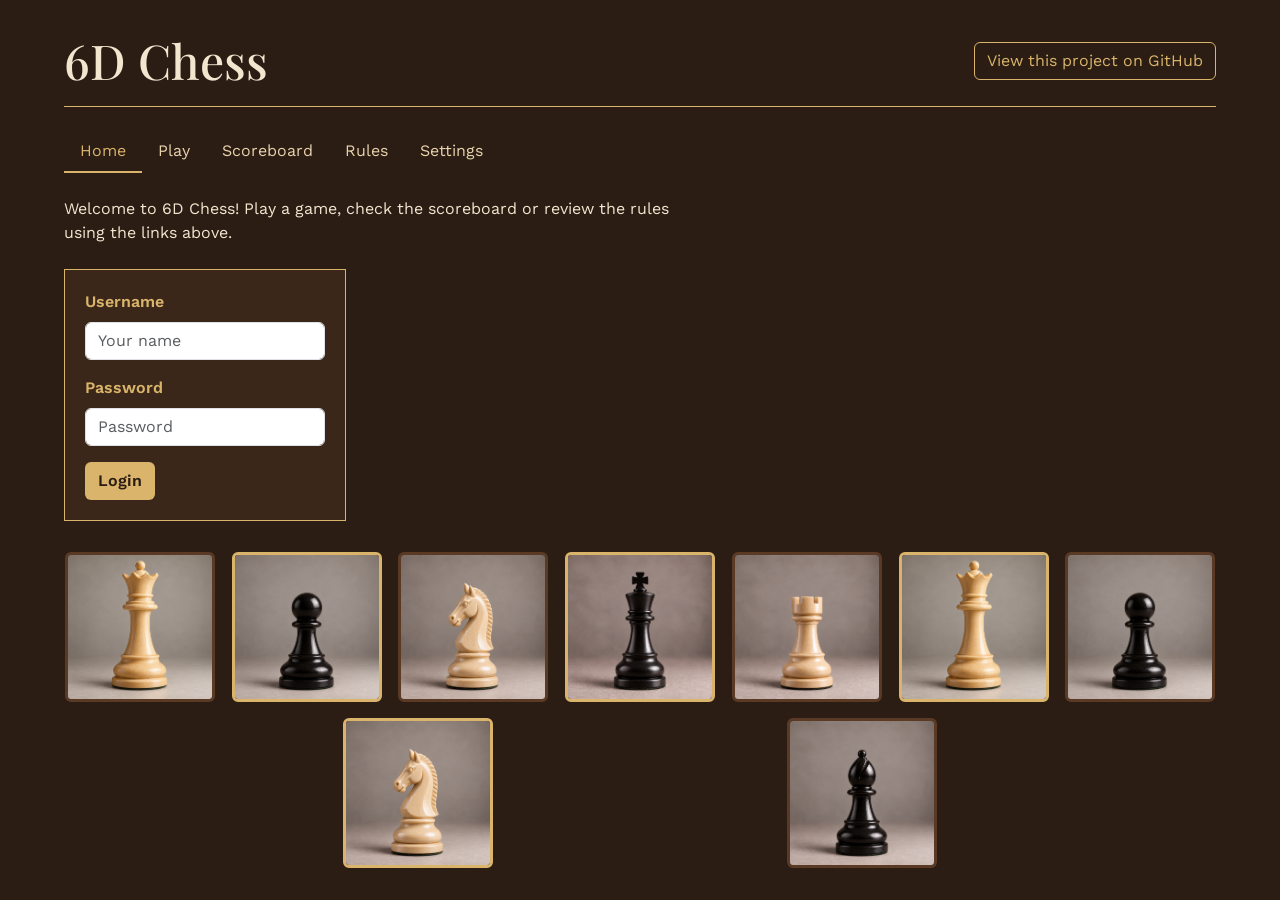
<file: index.html>
<!DOCTYPE html>
<html lang="en">
<head>
  <meta charset="UTF-8">
  <meta name="viewport" content="width=device-width, initial-scale=1.0">
  <title>6D Chess</title>
  <link rel="stylesheet" href="https://cdn.jsdelivr.net/npm/bootstrap@5.3.3/dist/css/bootstrap.min.css">
  <link rel="stylesheet" href="index.css">
</head>
<body>
  <header class="d-flex flex-wrap justify-content-between align-items-center gap-3">
    <h1>6D Chess</h1>
    <a class="github-link btn" href="https://github.com/MatthewBarney/startup.git" target="_blank" rel="noopener noreferrer">View this project on GitHub</a>
  </header>
  <nav>
    <ul class="nav">
      <li class="nav-item"><a class="nav-link active" href="index.html">Home</a></li>
      <li class="nav-item"><a class="nav-link" href="play.html">Play</a></li>
      <li class="nav-item"><a class="nav-link" href="scoreboard.html">Scoreboard</a></li>
      <li class="nav-item"><a class="nav-link" href="rules.html">Rules</a></li>
      <li class="nav-item"><a class="nav-link" href="settings.html">Settings</a></li>
    </ul>
  </nav>
  <main>
    <p>Welcome to 6D Chess! Play a game, check the scoreboard or review the rules using the links above.</p>
    <form id="login" class="d-flex flex-column align-items-start gap-3">
      <div>
        <label for="username" class="form-label">Username</label>
        <input type="text" id="username" name="username" class="form-control" placeholder="Your name">
      </div>
      <div>
        <label for="password" class="form-label">Password</label>
        <input type="password" id="password" name="password" class="form-control" placeholder="Password">
      </div>
      <button type="submit" class="btn">Login</button>
    </form>
    <div class="pieces">
      <img src="queen.png" alt="White queen chess piece">
      <img src="pawn.png" alt="Black pawn chess piece">
      <img src="knight.png" alt="White knight chess piece">
      <img src="king.png" alt="Black king chess piece">
      <img src="rook.png" alt="White rook chess piece">
      <img src="queen.png" alt="White queen chess piece">
      <img src="pawn.png" alt="Black pawn chess piece">
      <img src="knight.png" alt="White knight chess piece">
      <img src="bishop.png" alt="Black bishop chess piece">
    </div>
  </main>
</body>
</html>
</file>
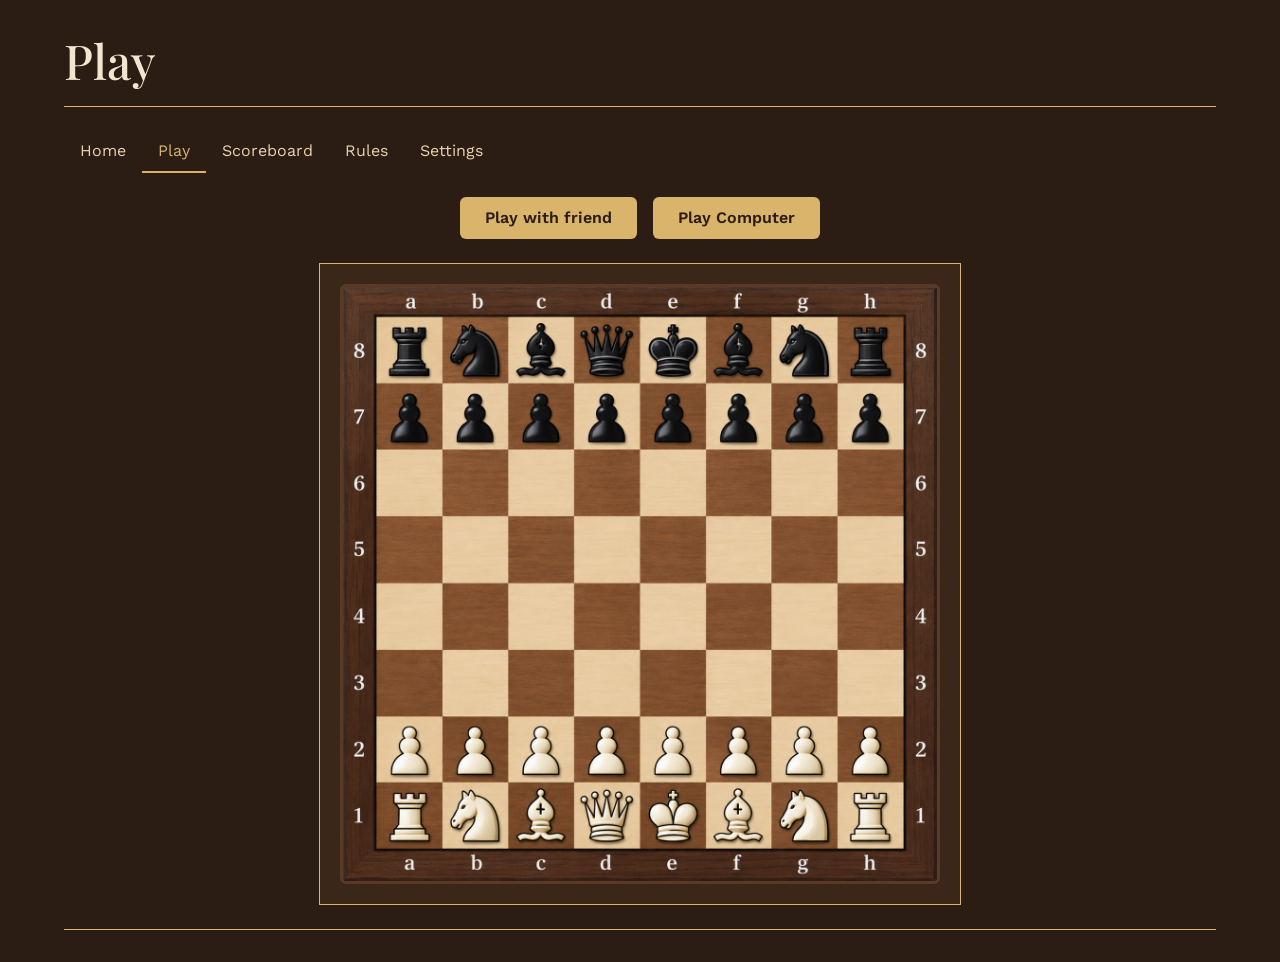
<file: play.html>
<!DOCTYPE html>
<html lang="en">
<head>
  <meta charset="UTF-8">
  <meta name="viewport" content="width=device-width, initial-scale=1.0">
  <title>6D Chess - Play</title>
  <link rel="stylesheet" href="https://cdn.jsdelivr.net/npm/bootstrap@5.3.3/dist/css/bootstrap.min.css">
  <link rel="stylesheet" href="index.css">
  <link rel="stylesheet" href="play.css">
</head>
<body>
  <header class="d-flex flex-wrap justify-content-between align-items-center gap-3">
    <h1>Play</h1>
  </header>
  <nav>
    <ul class="nav">
      <li class="nav-item"><a class="nav-link" href="index.html">Home</a></li>
      <li class="nav-item"><a class="nav-link active" href="play.html">Play</a></li>
      <li class="nav-item"><a class="nav-link" href="scoreboard.html">Scoreboard</a></li>
      <li class="nav-item"><a class="nav-link" href="rules.html">Rules</a></li>
      <li class="nav-item"><a class="nav-link" href="settings.html">Settings</a></li>
    </ul>
  </nav>
  <main>
    <div class="game-modes d-flex flex-wrap justify-content-center gap-3">
      <button type="button" class="btn">Play with friend</button>
      <button type="button" class="btn">Play Computer</button>
    </div>
    <div class="board">
      <img src="chessboard.png" alt="Chess board in starting position">
    </div>
  </main>
</body>
</html>
</file>
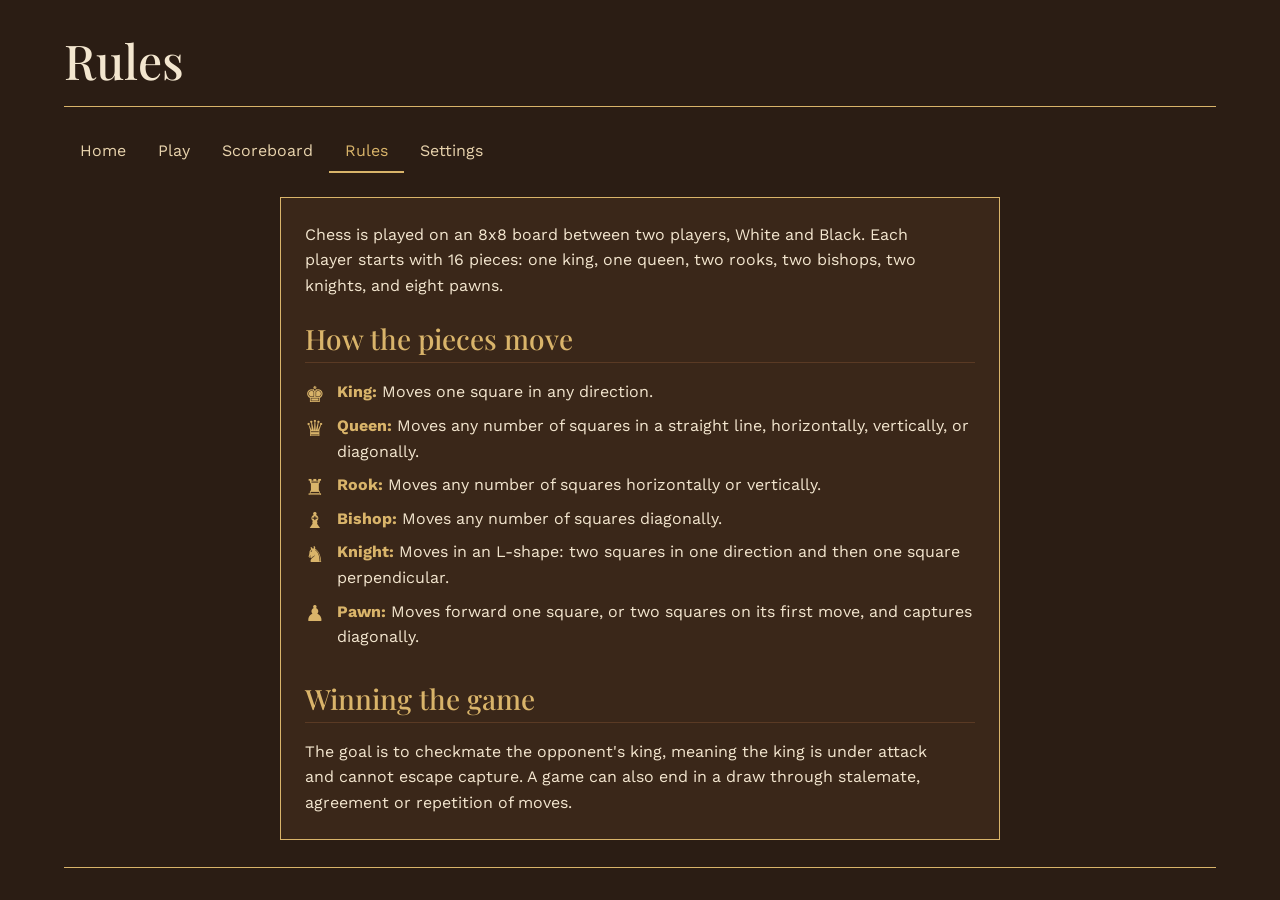
<file: rules.html>
<!DOCTYPE html>
<html lang="en">
<head>
  <meta charset="UTF-8">
  <meta name="viewport" content="width=device-width, initial-scale=1.0">
  <title>6D Chess - Rules</title>
  <link rel="stylesheet" href="https://cdn.jsdelivr.net/npm/bootstrap@5.3.3/dist/css/bootstrap.min.css">
  <link rel="stylesheet" href="index.css">
  <link rel="stylesheet" href="rules.css">
</head>
<body>
  <header class="d-flex flex-wrap justify-content-between align-items-center gap-3">
    <h1>Rules</h1>
  </header>
  <nav>
    <ul class="nav">
      <li class="nav-item"><a class="nav-link" href="index.html">Home</a></li>
      <li class="nav-item"><a class="nav-link" href="play.html">Play</a></li>
      <li class="nav-item"><a class="nav-link" href="scoreboard.html">Scoreboard</a></li>
      <li class="nav-item"><a class="nav-link active" href="rules.html">Rules</a></li>
      <li class="nav-item"><a class="nav-link" href="settings.html">Settings</a></li>
    </ul>
  </nav>
  <main>
    <section class="rules">
      <p>Chess is played on an 8x8 board between two players, White and Black. Each player starts with 16 pieces: one king, one queen, two rooks, two bishops, two knights, and eight pawns.</p>
      <h2>How the pieces move</h2>
      <ul>
        <li><strong>King:</strong> Moves one square in any direction.</li>
        <li><strong>Queen:</strong> Moves any number of squares in a straight line, horizontally, vertically, or diagonally.</li>
        <li><strong>Rook:</strong> Moves any number of squares horizontally or vertically.</li>
        <li><strong>Bishop:</strong> Moves any number of squares diagonally.</li>
        <li><strong>Knight:</strong> Moves in an L-shape: two squares in one direction and then one square perpendicular.</li>
        <li><strong>Pawn:</strong> Moves forward one square, or two squares on its first move, and captures diagonally.</li>
      </ul>
      <h2>Winning the game</h2>
      <p>The goal is to checkmate the opponent's king, meaning the king is under attack and cannot escape capture. A game can also end in a draw through stalemate, agreement or repetition of moves.</p>
    </section>
  </main>
</body>
</html>
</file>
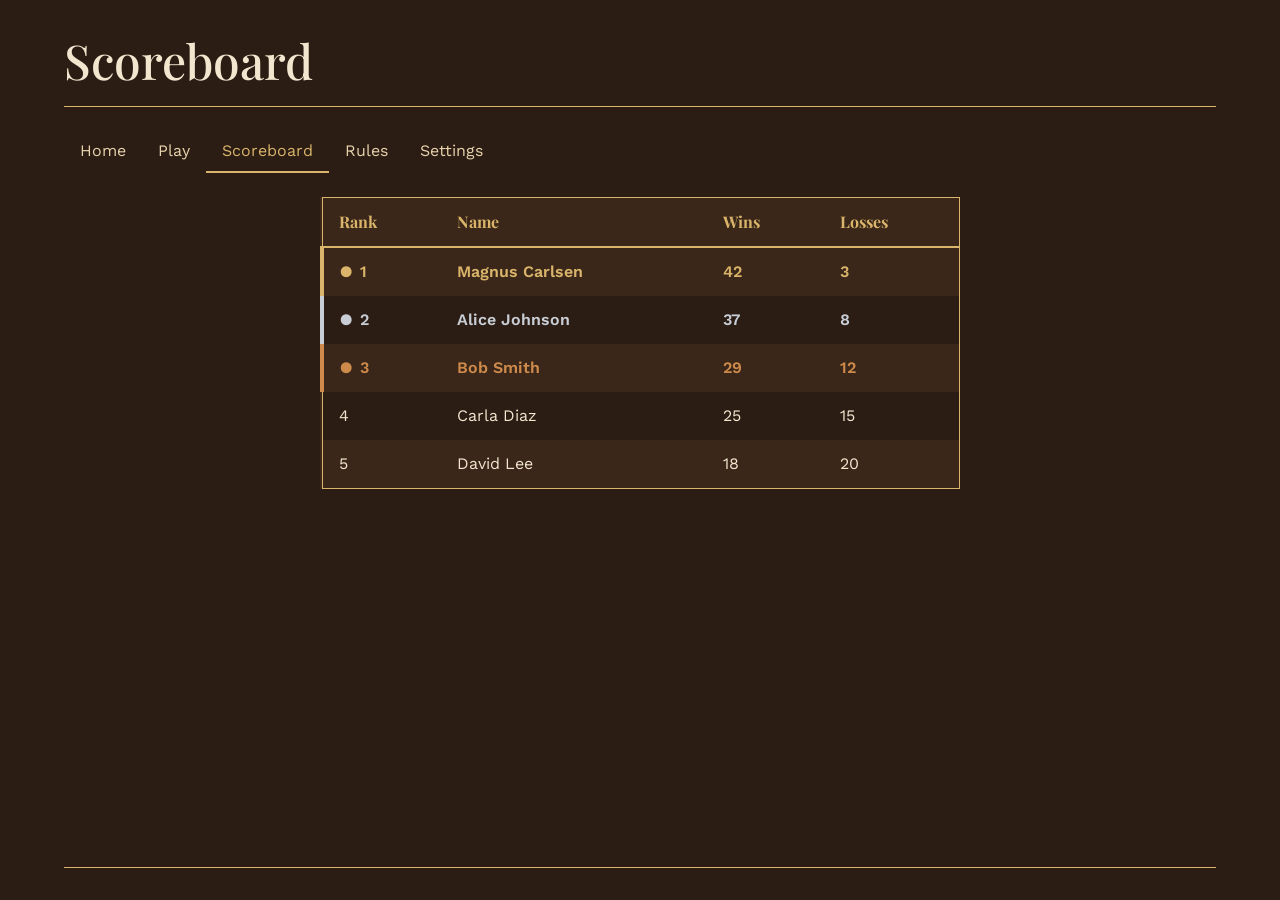
<file: scoreboard.html>
<!DOCTYPE html>
<html lang="en">
<head>
  <meta charset="UTF-8">
  <meta name="viewport" content="width=device-width, initial-scale=1.0">
  <title>6D Chess - Scoreboard</title>
  <link rel="stylesheet" href="https://cdn.jsdelivr.net/npm/bootstrap@5.3.3/dist/css/bootstrap.min.css">
  <link rel="stylesheet" href="index.css">
  <link rel="stylesheet" href="scoreboard.css">
</head>
<body>
  <header class="d-flex flex-wrap justify-content-between align-items-center gap-3">
    <h1>Scoreboard</h1>
  </header>
  <nav>
    <ul class="nav">
      <li class="nav-item"><a class="nav-link" href="index.html">Home</a></li>
      <li class="nav-item"><a class="nav-link" href="play.html">Play</a></li>
      <li class="nav-item"><a class="nav-link active" href="scoreboard.html">Scoreboard</a></li>
      <li class="nav-item"><a class="nav-link" href="rules.html">Rules</a></li>
      <li class="nav-item"><a class="nav-link" href="settings.html">Settings</a></li>
    </ul>
  </nav>
  <main>
    <table class="scores">
      <thead>
        <tr>
          <th>Rank</th>
          <th>Name</th>
          <th>Wins</th>
          <th>Losses</th>
        </tr>
      </thead>
      <tbody>
        <tr>
          <td>1</td>
          <td>Magnus Carlsen</td>
          <td>42</td>
          <td>3</td>
        </tr>
        <tr>
          <td>2</td>
          <td>Alice Johnson</td>
          <td>37</td>
          <td>8</td>
        </tr>
        <tr>
          <td>3</td>
          <td>Bob Smith</td>
          <td>29</td>
          <td>12</td>
        </tr>
        <tr>
          <td>4</td>
          <td>Carla Diaz</td>
          <td>25</td>
          <td>15</td>
        </tr>
        <tr>
          <td>5</td>
          <td>David Lee</td>
          <td>18</td>
          <td>20</td>
        </tr>
      </tbody>
    </table>
  </main>
</body>
</html>
</file>
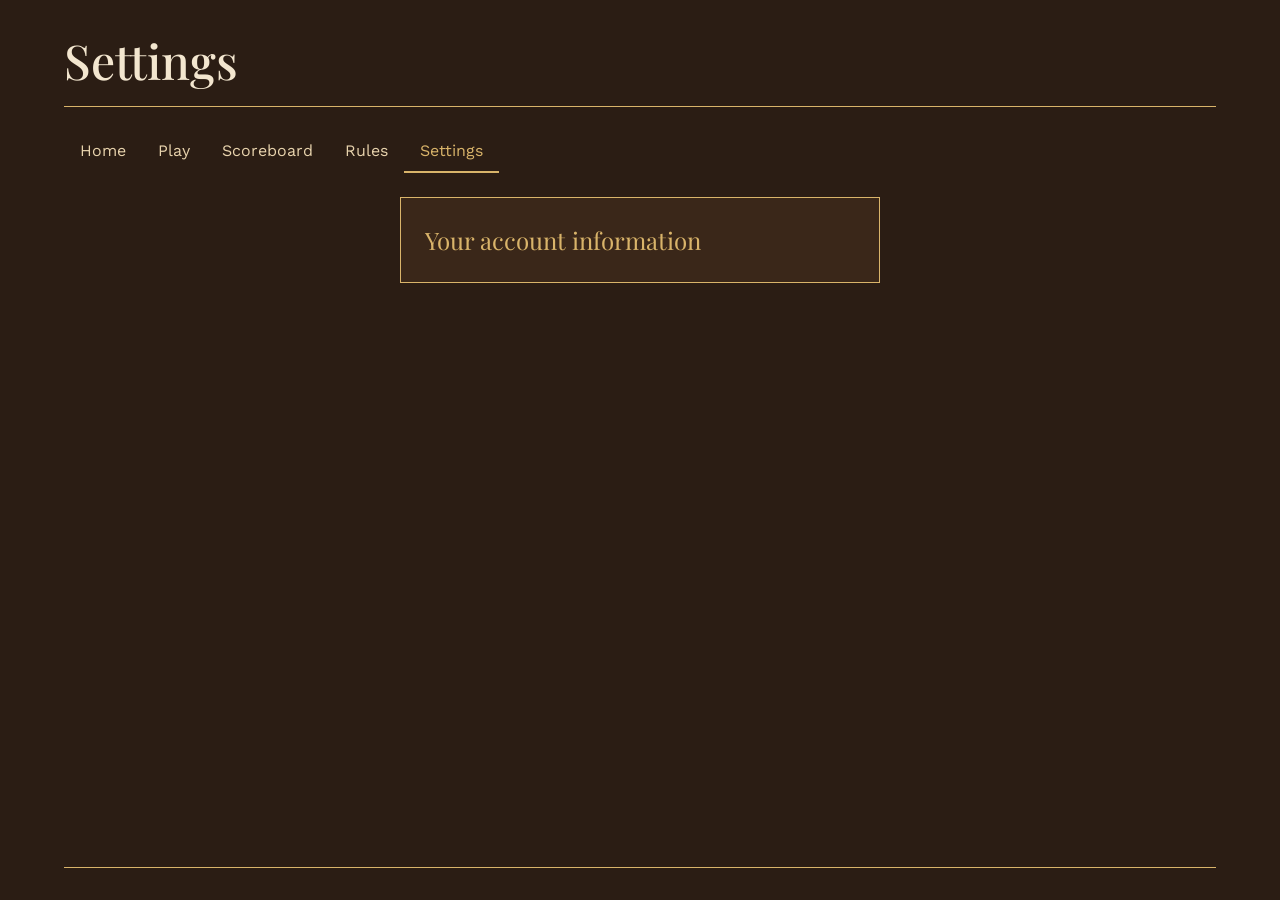
<file: settings.html>
<!DOCTYPE html>
<html lang="en">
<head>
  <meta charset="UTF-8">
  <meta name="viewport" content="width=device-width, initial-scale=1.0">
  <title>6D Chess - Settings</title>
  <link rel="stylesheet" href="https://cdn.jsdelivr.net/npm/bootstrap@5.3.3/dist/css/bootstrap.min.css">
  <link rel="stylesheet" href="index.css">
  <link rel="stylesheet" href="settings.css">
</head>
<body>
  <header class="d-flex flex-wrap justify-content-between align-items-center gap-3">
    <h1>Settings</h1>
  </header>
  <nav>
    <ul class="nav">
      <li class="nav-item"><a class="nav-link" href="index.html">Home</a></li>
      <li class="nav-item"><a class="nav-link" href="play.html">Play</a></li>
      <li class="nav-item"><a class="nav-link" href="scoreboard.html">Scoreboard</a></li>
      <li class="nav-item"><a class="nav-link" href="rules.html">Rules</a></li>
      <li class="nav-item"><a class="nav-link active" href="settings.html">Settings</a></li>
    </ul>
  </nav>
  <main>
    <section class="account">
      <p>Your account information</p>
    </section>
  </main>
</body>
</html>
</file>
<file: index.css>
@import url("https://fonts.googleapis.com/css2?family=Playfair+Display:wght@700&family=Work+Sans:wght@400;600&display=swap");

body {
  min-height: 100vh;
  display: flex;
  flex-direction: column;
  gap: 1.5rem;
  padding: 2rem 5vw;
  background-color: #2b1d14;
  color: #f3e6cf;
  font-family: "Work Sans", sans-serif;
}

header {
  border-bottom: 1px solid #d9b46a;
  padding-bottom: 1rem;
}

h1 {
  margin: 0;
  font-family: "Playfair Display", serif;
  font-size: 3rem;
}

main {
  display: flex;
  flex-direction: column;
  gap: 1.5rem;
  flex: 1;
}

p {
  max-width: 40rem;
  margin: 0;
}

.nav-link {
  color: #e8d3ad;
  border-bottom: 2px solid transparent;
}

.nav-link:hover {
  color: #ffffff;
}

.nav-link.active {
  color: #d9b46a;
  border-bottom-color: #d9b46a;
}

.github-link {
  color: #d9b46a;
  border: 1px solid #d9b46a;
}

.github-link:hover {
  background-color: #d9b46a;
  color: #2b1d14;
}

#login {
  background-color: #3a2719;
  border: 1px solid #d9b46a;
  padding: 1.25rem;
  width: fit-content;
  max-width: 100%;
}

#login .form-label {
  color: #d9b46a;
  font-weight: 600;
}

#login .btn {
  background-color: #d9b46a;
  color: #2b1d14;
  font-weight: 600;
}

#login .btn:hover {
  background-color: #e6c47f;
}

input:focus {
  border-color: #d9b46a;
  box-shadow: 0 0 0 0.2rem rgba(217, 180, 106, 0.4);
}

input::placeholder {
  color: #8b7355;
}

.pieces {
  display: flex;
  flex-wrap: wrap;
  justify-content: space-evenly;
  align-items: center;
  gap: 1rem;
  margin-top: auto;
}

.pieces img {
  width: 150px;
  max-width: 18%;
  height: auto;
  border: 3px solid #5a3a24;
  border-radius: 6px;
  transition: transform 0.2s;
}

.pieces img:hover {
  transform: translateY(-6px);
}

.pieces img:nth-child(even) {
  border-color: #d9b46a;
}

@media (max-width: 600px) {
  h1 {
    font-size: 2rem;
  }

  .pieces img {
    max-width: 28%;
  }
}
</file>
<file: play.css>
main {
  align-items: center;
  border-bottom: 1px solid #d9b46a;
  padding-bottom: 1.5rem;
}

.board {
  background-color: #3a2719;
  border: 1px solid #d9b46a;
  padding: 1.25rem;
  width: fit-content;
  max-width: 100%;
  transition: box-shadow 0.3s, border-color 0.3s;
}

.board:hover {
  border-color: #e6c47f;
  box-shadow: 0 0 24px 4px rgba(217, 180, 106, 0.55);
}

.board img {
  display: block;
  width: 600px;
  max-width: 100%;
  height: auto;
  border: 3px solid #5a3a24;
  border-radius: 6px;
}

.game-modes .btn {
  background-color: #d9b46a;
  color: #2b1d14;
  font-weight: 600;
  padding: 0.5rem 1.5rem;
}

.game-modes .btn:hover {
  background-color: #e6c47f;
}
</file>
<file: rules.css>
main {
  align-items: center;
  border-bottom: 1px solid #d9b46a;
  padding-bottom: 1.5rem;
}

.rules {
  display: flex;
  flex-direction: column;
  gap: 1rem;
  width: 100%;
  max-width: 45rem;
  background-color: #3a2719;
  border: 1px solid #d9b46a;
  padding: 1.5rem;
  line-height: 1.6;
}

.rules h2 {
  margin: 0.5rem 0 0;
  font-family: "Playfair Display", serif;
  font-size: 1.75rem;
  color: #d9b46a;
  border-bottom: 1px solid #5a3a24;
  padding-bottom: 0.4rem;
}

.rules ul {
  margin: 0;
  padding-left: 0;
  list-style: none;
}

.rules li {
  position: relative;
  margin-bottom: 0.5rem;
  padding-left: 2rem;
}

/* Chess piece bullets, one per piece in list order. \FE0E keeps them as text rather than emoji. */
.rules li::before {
  position: absolute;
  left: 0;
  top: -0.15rem;
  font-size: 1.4rem;
  line-height: 1.6;
  color: #d9b46a;
}

.rules li:nth-child(1)::before { content: "\265A\FE0E"; } /* king */
.rules li:nth-child(2)::before { content: "\265B\FE0E"; } /* queen */
.rules li:nth-child(3)::before { content: "\265C\FE0E"; } /* rook */
.rules li:nth-child(4)::before { content: "\265D\FE0E"; } /* bishop */
.rules li:nth-child(5)::before { content: "\265E\FE0E"; } /* knight */
.rules li:nth-child(6)::before { content: "\265F\FE0E"; } /* pawn */

.rules strong {
  color: #d9b46a;
}
</file>
<file: scoreboard.css>
main {
  align-items: center;
  border-bottom: 1px solid #d9b46a;
  padding-bottom: 1.5rem;
}

.scores {
  width: 100%;
  max-width: 40rem;
  border-collapse: collapse;
  background-color: #3a2719;
  border: 1px solid #d9b46a;
}

.scores th,
.scores td {
  padding: 0.75rem 1rem;
  text-align: left;
}

.scores th {
  font-family: "Playfair Display", serif;
  color: #d9b46a;
  border-bottom: 2px solid #d9b46a;
}

.scores tbody tr:nth-child(even) {
  background-color: #2b1d14;
}

.scores tbody tr:hover {
  background-color: #5a3a24;
}

/* Medals for the top three ranks */
.scores tbody tr:nth-child(-n + 3) td {
  font-weight: 600;
}

.scores tbody tr:nth-child(-n + 3) td:first-child::before {
  content: "\25CF";
  margin-right: 0.5rem;
}

.scores tbody tr:nth-child(1) td {
  color: #d9b46a;
}

.scores tbody tr:nth-child(1) td:first-child {
  border-left: 4px solid #d9b46a;
}

.scores tbody tr:nth-child(2) td {
  color: #c9ced6;
}

.scores tbody tr:nth-child(2) td:first-child {
  border-left: 4px solid #c9ced6;
}

.scores tbody tr:nth-child(3) td {
  color: #cd8a4b;
}

.scores tbody tr:nth-child(3) td:first-child {
  border-left: 4px solid #cd8a4b;
}
</file>
<file: settings.css>
main {
  align-items: center;
  border-bottom: 1px solid #d9b46a;
  padding-bottom: 1.5rem;
}

.account {
  width: 100%;
  max-width: 30rem;
  background-color: #3a2719;
  border: 1px solid #d9b46a;
  padding: 1.5rem;
}

.account p {
  font-family: "Playfair Display", serif;
  font-size: 1.5rem;
  color: #d9b46a;
}
</file>
